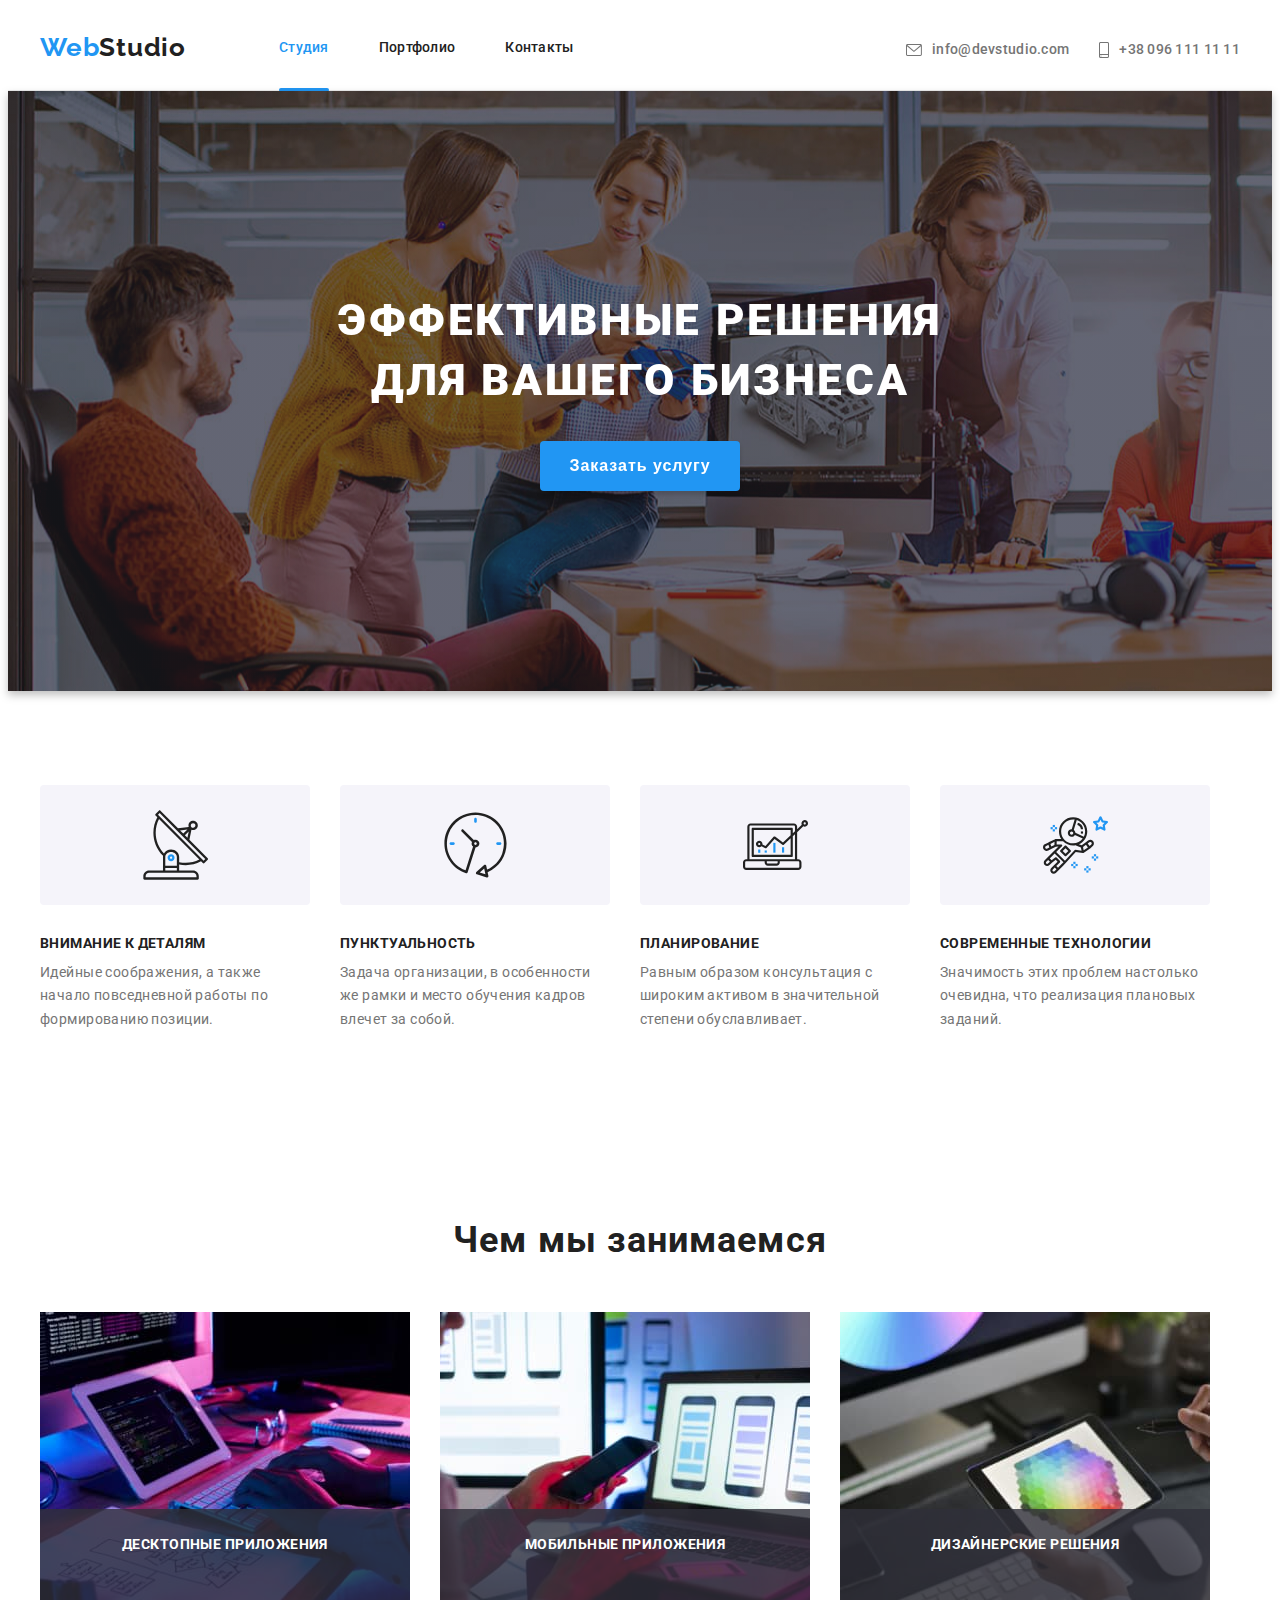
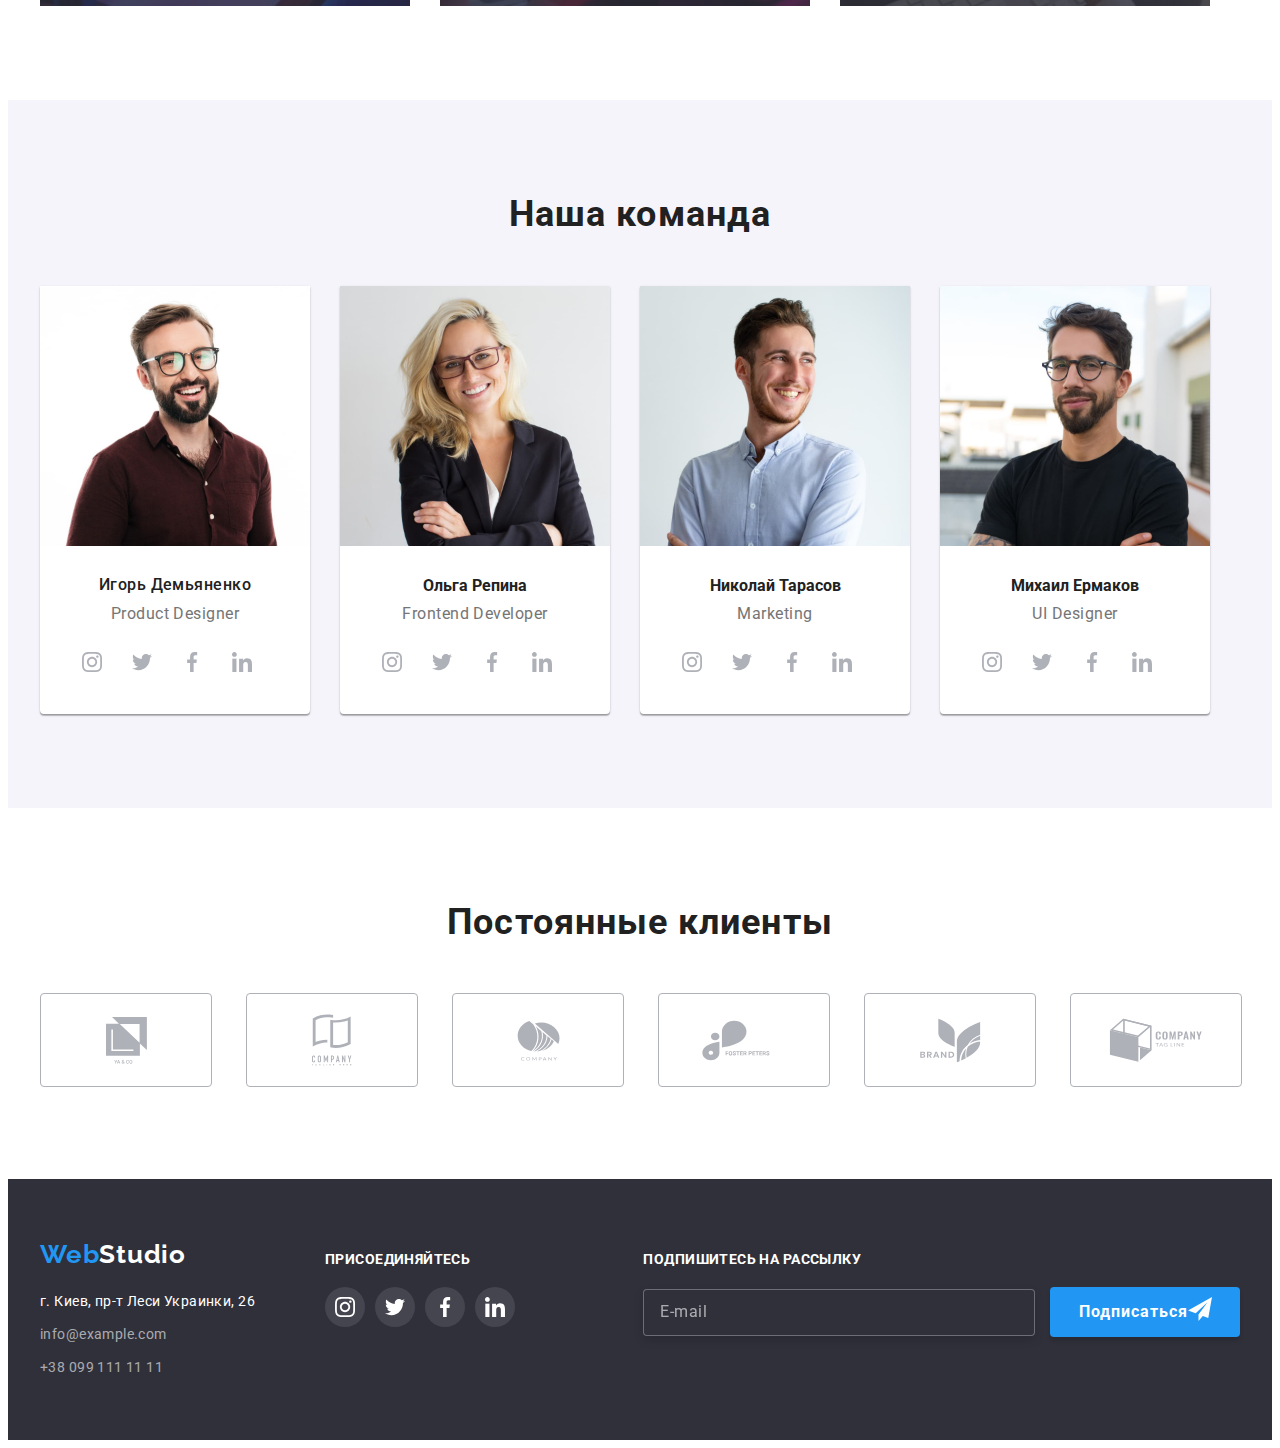
<file: index.html>
<!DOCTYPE html>
<html lang="ru">
  <head>
    <meta charset="UTF-8" />
    <meta http-equiv="X-UA-Compatible" content="IE=edge" />
    <meta name="viewport" content="width=device-width, initial-scale=1.0" />
    <title>WebStudio - еффективные решения для вашего бизнеса</title>

    <link
      rel="stylesheet"
      href="https://cdnjs.cloudflare.com/ajax/libs/modern-normalize/1.1.0/modern-normalize.min.css"
      integrity="sha512-wpPYUAdjBVSE4KJnH1VR1HeZfpl1ub8YT/NKx4PuQ5NmX2tKuGu6U/JRp5y+Y8XG2tV+wKQpNHVUX03MfMFn9Q=="
      crossorigin="anonymous"
      referrerpolicy="no-referrer"
    />
    <link rel="preconnect" href="https://fonts.gstatic.com" />
    <link
      href="https://fonts.googleapis.com/css2?family=Raleway:wght@700&family=Roboto:wght@400;500;700;900&display=swap"
      rel="stylesheet"
    />
    <link
      rel="stylesheet"
      href="https://cdnjs.cloudflare.com/ajax/libs/animate.css/4.1.1/animate.min.css"
    />
    <link rel="stylesheet" href="./css/main.min.css" />
  </head>

  <body>
    <!--HEADER-->
    <header class="header">
      <div class="header__section container">
        <nav class="header__nav">
          <div class="header__nav-container">
            <a class="logo animate__swing" href="./">
              <span class="logo__left-side" lang="en">Web</span>Studio</a
            >
            <div class="header__menu-section">
              <ul class="header__menu">
                <li class="header__menu-item">
                  <a class="header__menu-link current" href="./">Студия</a>
                </li>
                <li class="header__menu-item">
                  <a class="header__menu-link" href="./portfolio.html"
                    >Портфолио</a
                  >
                </li>
                <li class="header__menu-item">
                  <a class="header__menu-link" href="">Контакты</a>
                </li>
              </ul>
            </div>
          </div>
        </nav>
        <ul class="info">
          <li class="info__point">
            <a class="mail link" href="mailto:info@devstudio.com">
              <svg class="info__icon" width="16" height="12">
                <use href="./images/icons.svg#icon-envelope"></use>
              </svg>
              info@devstudio.com
            </a>
          </li>
          <li class="info__point">
            <a class="tel link" href="tel:+380961111111">
              <svg class="info__icon" width="10" height="16">
                <use href="./images/icons.svg#icon-smartphone"></use>
              </svg>
              +38 096 111 11 11
            </a>
          </li>
        </ul>
      </div>
    </header>

    <main>
      <!--HERO-->
      <section class="hero">
        <div class="hero__section container">
          <h1 class="hero__header">
            Эффективные решения<br />
            для вашего бизнеса
          </h1>
          <button class="hero__button" type="button" data-modal-open>
            Заказать услугу
          </button>
        </div>
      </section>

      <!--OUR QUALITIES-->
      <section class="qualities section">
        <div class="qualities-section container">
          <h2 hidden>Наши качества</h2>
          <ul class="qualities__list">
            <li class="qualities__point">
              <div class="qualities__icon-box">
                <svg class="qualities__icon" width="65" height="70">
                  <use href="./images/icons.svg#icon-antenna"></use>
                </svg>
              </div>
              <h3 class="qualities__name">Внимание к деталям</h3>
              <p class="qualities__description">
                Идейные соображения, а также начало повседневной работы по
                формированию позиции.
              </p>
            </li>
            <li class="qualities__point">
              <div class="qualities__icon-box">
                <svg class="qualities__icon" width="65" height="70">
                  <use href="./images/icons.svg#icon-clock"></use>
                </svg>
              </div>
              <h3 class="qualities__name">Пунктуальность</h3>
              <p class="qualities__description">
                Задача организации, в особенности же рамки и место обучения
                кадров влечет за собой.
              </p>
            </li>
            <li class="qualities__point">
              <div class="qualities__icon-box">
                <svg class="qualities__icon" width="65" height="70">
                  <use href="./images/icons.svg#icon-diagram"></use>
                </svg>
              </div>
              <h3 class="qualities__name">Планирование</h3>
              <p class="qualities__description">
                Равным образом консультация с широким активом в значительной
                степени обуславливает.
              </p>
            </li>
            <li class="qualities__point">
              <div class="qualities__icon-box">
                <svg class="qualities__icon" width="65" height="70">
                  <use href="./images/icons.svg#icon-astronaut"></use>
                </svg>
              </div>
              <h3 class="qualities__name">Современные технологии</h3>
              <p class="qualities__description">
                Значимость этих проблем настолько очевидна, что реализация
                плановых заданий.
              </p>
            </li>
          </ul>
        </div>
      </section>

      <!--OUR-TASKS-->
      <section class="tasks section">
        <div class="tasks__container container">
          <h2 class="tasks__header">Чем мы занимаемся</h2>
          <ul class="tasks__list">
            <li class="tasks__point">
              <img
                src="./images/tasks/wrighting-code.jpg"
                alt="разработчик пишет код"
                width="370"
                height="294"
              />
              <div class="tasks__overlay-box">
                <p class="tasks__overlay">десктопные приложения</p>
              </div>
            </li>
            <li class="tasks__point">
              <img
                src="./images/tasks/testing.jpg"
                alt="сотрудник тестирует приложение"
                width="370"
                height="294"
              />
              <div class="tasks__overlay-box">
                <p class="tasks__overlay">мобильные приложения</p>
              </div>
            </li>
            <li class="tasks__point">
              <img
                src="./images/tasks/making-design.jpg"
                alt="сотрудник разрабатывает дизайн"
                width="370"
                height="294"
              />
              <div class="tasks__overlay-box">
                <p class="tasks__overlay">дизайнерские решения</p>
              </div>
            </li>
          </ul>
        </div>
      </section>

      <!--TEAM-->
      <section class="team section">
        <div class="team__section container">
          <h2 class="section-header">Наша команда</h2>
          <ul class="team__list">
            <li class="team__point">
              <img
                src="./images/staff/ihor-demyanenko.jpg"
                alt="игорь демьяненко"
                width="270"
                height="260"
              />
              <div class="team__member-box">
                <h3 class="team__member-name">Игорь Демьяненко</h3>
                <p class="team__member-profession" lang="en">
                  Product Designer
                </p>
                <ul class="social-list team_social-list">
                  <li class="social-point">
                    <a class="social-link team__social-link" href="">
                      <svg class="social-icon">
                        <use href="./images/icons.svg#icon-instagram"></use>
                      </svg>
                    </a>
                  </li>
                  <li class="social-point">
                    <a class="social-link team__social-link" href="">
                      <svg class="social-icon">
                        <use href="./images/icons.svg#icon-twitter"></use>
                      </svg>
                    </a>
                  </li>
                  <li class="social-point">
                    <a class="social-link team__social-link" href="">
                      <svg class="social-icon">
                        <use href="./images/icons.svg#icon-facebook"></use>
                      </svg>
                    </a>
                  </li>
                  <li class="social-point">
                    <a class="social-link team__social-link" href="">
                      <svg class="social-icon">
                        <use href="./images/icons.svg#icon-linkedin"></use>
                      </svg>
                    </a>
                  </li>
                </ul>
              </div>
            </li>
            <li class="team__point">
              <img
                src="./images/staff/olha-repina.jpg"
                alt="ольга репина"
                width="270"
                height="260"
              />
              <div class="team__member-box">
                <h3 class="team__member">Ольга Репина</h3>
                <p class="team__member-profession" lang="en">
                  Frontend Developer
                </p>
                <ul class="social-list team_social-list">
                  <li class="social-point">
                    <a class="social-link team__social-link" href="">
                      <svg class="social-icon">
                        <use href="./images/icons.svg#icon-instagram"></use>
                      </svg>
                    </a>
                  </li>
                  <li class="social-point">
                    <a class="social-link team__social-link" href="">
                      <svg class="social-icon">
                        <use href="./images/icons.svg#icon-twitter"></use>
                      </svg>
                    </a>
                  </li>
                  <li class="social-point">
                    <a class="social-link team__social-link" href="">
                      <svg class="social-icon">
                        <use href="./images/icons.svg#icon-facebook"></use>
                      </svg>
                    </a>
                  </li>
                  <li class="social-point">
                    <a class="social-link team__social-link" href="">
                      <svg class="social-icon">
                        <use href="./images/icons.svg#icon-linkedin"></use>
                      </svg>
                    </a>
                  </li>
                </ul>
              </div>
            </li>
            <li class="team__point">
              <img
                src="./images/staff/nicolay-tarasov.jpg"
                alt="николай тарасов"
                width="270"
                height="260"
              />
              <div class="team__member-box">
                <h3 class="team-member">Николай Тарасов</h3>
                <p class="team__member-profession" lang="en">Marketing</p>
                <ul class="social-list team_social-list">
                  <li class="social-point">
                    <a class="social-link team__social-link" href="">
                      <svg class="social-icon">
                        <use href="./images/icons.svg#icon-instagram"></use>
                      </svg>
                    </a>
                  </li>
                  <li class="social-point">
                    <a class="social-link team__social-link" href="">
                      <svg class="social-icon">
                        <use href="./images/icons.svg#icon-twitter"></use>
                      </svg>
                    </a>
                  </li>
                  <li class="social-point">
                    <a class="social-link team__social-link" href="">
                      <svg class="social-icon">
                        <use href="./images/icons.svg#icon-facebook"></use>
                      </svg>
                    </a>
                  </li>
                  <li class="social-point">
                    <a class="social-link team__social-link" href="">
                      <svg class="social-icon">
                        <use href="./images/icons.svg#icon-linkedin"></use>
                      </svg>
                    </a>
                  </li>
                </ul>
              </div>
            </li>
            <li class="team__point">
              <img
                src="./images/staff/mikhail-ermakov.jpg"
                alt="михаил ермаков"
                width="270"
                height="260"
              />
              <div class="team__member-box">
                <h3 class="team__member">Михаил Ермаков</h3>
                <p class="team__member-profession" lang="en">UI Designer</p>
                <ul class="social-list team_social-list">
                  <li class="social-point">
                    <a class="social-link team__social-link" href="">
                      <svg class="social-icon">
                        <use href="./images/icons.svg#icon-instagram"></use>
                      </svg>
                    </a>
                  </li>
                  <li class="social-point">
                    <a class="social-link team__social-link" href="">
                      <svg class="social-icon">
                        <use href="./images/icons.svg#icon-twitter"></use>
                      </svg>
                    </a>
                  </li>
                  <li class="social-point">
                    <a class="social-link team__social-link" href="">
                      <svg class="social-icon">
                        <use href="./images/icons.svg#icon-facebook"></use>
                      </svg>
                    </a>
                  </li>
                  <li class="social-point">
                    <a class="social-link team__social-link" href="">
                      <svg class="social-icon">
                        <use href="./images/icons.svg#icon-linkedin"></use>
                      </svg>
                    </a>
                  </li>
                </ul>
              </div>
            </li>
          </ul>
        </div>
      </section>
    </main>

    <!-- OUR CLIENTS -->

    <section class="clients section">
      <div class="clients__container container">
        <h2 class="section-header">Постоянные клиенты</h2>
        <ul class="clients__list">
          <li class="clients__point">
            <a class="clients__link" href="">
              <svg class="client__icon" width="41px" height="47px">
                <use href="./images/icons.svg#icon-company-ya-co"></use>
              </svg>
            </a>
          </li>
          <li class="clients__point">
            <a class="clients__link" href="">
              <svg class="clients__icon" width="40px" height="52px">
                <use href="./images/icons.svg#icon-company-pages"></use>
              </svg>
            </a>
          </li>
          <li class="clients__point">
            <a class="clients__link" href="">
              <svg class="clients__icon" width="43px" height="41px">
                <use href="./images/icons.svg#icon-company-slices"></use>
              </svg>
            </a>
          </li>
          <li class="clients__point">
            <a class="clients__link" href="">
              <svg class="clients__icon" width="84px" height="41px">
                <use href="./images/icons.svg#icon-company-foster-peters"></use>
              </svg>
            </a>
          </li>
          <li class="clients__point">
            <a class="clients__link" href="">
              <svg class="clients__icon" width="63px" height="45px">
                <use href="./images/icons.svg#icon-company-leaves"></use>
              </svg>
            </a>
          </li>
          <li class="clients__point">
            <a class="clients__link" href="">
              <svg class="clients__icon" width="94px" height="44px">
                <use href="./images/icons.svg#icon-company-box"></use>
              </svg>
            </a>
          </li>
        </ul>
      </div>
    </section>

    <!--FOOTER-->
    <footer class="footer footer-section">
      <div class="container footer__container">
        <div class="footer__address-box">
          <a class="logo footer__logo" href="./"
            ><span class="logo__left-side" lang="en">Web</span
            ><span class="logo__right-side" lang="en">Studio</span></a
          >
          <address class="footer__address">
            <ul class="footer__address-list">
              <li class="footer__address-location">
                <a
                  class="footer__location-link"
                  href="https://goo.gl/maps/LH7wRKLAsP6Fqup57"
                  target="_blank"
                  rel="noopener, noreferrer"
                  >г. Киев, пр-т Леси Украинки, 26</a
                >
              </li>
              <li>
                <a class="footer__contacts" href="mailto:info@example.com"
                  >info@example.com</a
                >
              </li>
              <li>
                <a class="footer__contacts" href="tel:+380991111111"
                  >+38 099 111 11 11</a
                >
              </li>
            </ul>
          </address>
        </div>
        <div class="footer__social-box">
          <p class="footer__social-p">Присоединяйтесь</p>
          <ul class="footer__social-list">
            <li class="social-point">
              <a class="social-link footer__social-link" href="">
                <svg class="social-icon">
                  <use href="./images/icons.svg#icon-instagram"></use>
                </svg>
              </a>
            </li>
            <li class="social-point">
              <a class="social-link footer__social-link" href="">
                <svg class="social-icon">
                  <use href="./images/icons.svg#icon-twitter"></use>
                </svg>
              </a>
            </li>
            <li class="social-point">
              <a class="social-link footer__social-link" href="">
                <svg class="social-icon">
                  <use href="./images/icons.svg#icon-facebook"></use>
                </svg>
              </a>
            </li>
            <li class="social-point">
              <a class="social-link footer__social-link" href="">
                <svg class="social-icon">
                  <use href="./images/icons.svg#icon-linkedin"></use>
                </svg>
              </a>
            </li>
          </ul>
        </div>
        <div class="footer__mailing-container">
          <p class="footer__mailing-header">Подпишитесь на рассылку</p>
          <form action="#" class="footer__mailing-form">
            <input
              class="footer__user-mail-input"
              type="email"
              placeholder="E-mail"
              validate
            />
            <button class="footer__mailing-button" type="submit">
              <span class="footer__mailing-button-wrapper">
                Подписаться
                <svg class="footer-button-mail-icon" width="24px" height="24px">
                  <use
                    href="./images/footer-send-mail-icon.svg#icon-send-mail"
                  ></use></svg
              ></span>
            </button>
          </form>
        </div>
      </div>
    </footer>

    <!-- BACKDROP И МОДАЛЬНОЕ ОКНО -->

    <div class="backdrop is-hidden" data-modal>
      <div class="modal">
        <button type="button" class="modal_close-btn" data-modal-close>
          <svg class="modal__close-icon" width="18" height="18">
            <use href="./images/modal-close-btn.svg#icon-modal-close-btn"></use>
          </svg>
        </button>

        <p class="modal-form__header">Оставьте свои данные, мы вам перезвоним</p>

        <form class="modal-form" action="#">
          <label class="modal-form__field"
            >Имя
            <span class="modal-form__input-wrapper">
              <input
                class="modal-form__input"
                type="text"
                name="user-name"
                minlength="2"
                autofocus
                required
                pattern="[a-zA-Zа-яёА-Я]+"
                title="Используйте буквы латиницы или кирилицы"
              />
              <svg class="modal-form__input-icon" width="18" height="18">
                <use
                  href="./images/modal-input-icons.svg#icon-modal-person"
                ></use>
              </svg>
            </span>
          </label>

          <label class="modal-form__field"
            >Телефон
            <span class="modal-form__input-wrapper">
              <input
                class="modal-form__input"
                type="tel"
                name="user-tel"
                pattern="[0-9]{3}-[0-9]{3}-[0-9]{2}-[0-9]{2}"
                title="093-000-00-00"
                required
                validate
              />
              <svg class="modal-form__input-icon" width="18" height="18">
                <use
                  href="./images/modal-input-icons.svg#icon-modal-phone"
                ></use>
              </svg>
            </span>
          </label>

          <label class="modal-form__field"
            >Почта
            <span class="modal-form__input-wrapper">
              <input
                class="modal-form__input"
                type="email"
                name="user-email"
                validate
              />
              <svg class="modal-form__input-icon" width="18" height="18">
                <use
                  href="./images/modal-input-icons.svg#icon-modal-email"
                ></use>
              </svg>
            </span>
          </label>

          <label class="modal-form__field">Комментарий</label>
          <textarea
            class="modal-form__message"
            placeholder="Введите текст"
          ></textarea>
          <input
            class="modal-form__checkbox visually-hidden-checkbox"
            type="checkbox"
            id="accept-policy"
            required
          />
          <label class="modal-form__checkbox-label" for="accept-policy"
            >Соглашаюсь с рассылкой и принимаю&nbsp;<a
              class="modal-form__label-link"
              href=""
              >Условия договора</a
            ></label
          >
          <button class="modal-form__btn" type="submit">Отправить</button>
        </form>
      </div>
    </div>
    <script src="./js/modal.js"></script>
  </body>
</html>
</file>
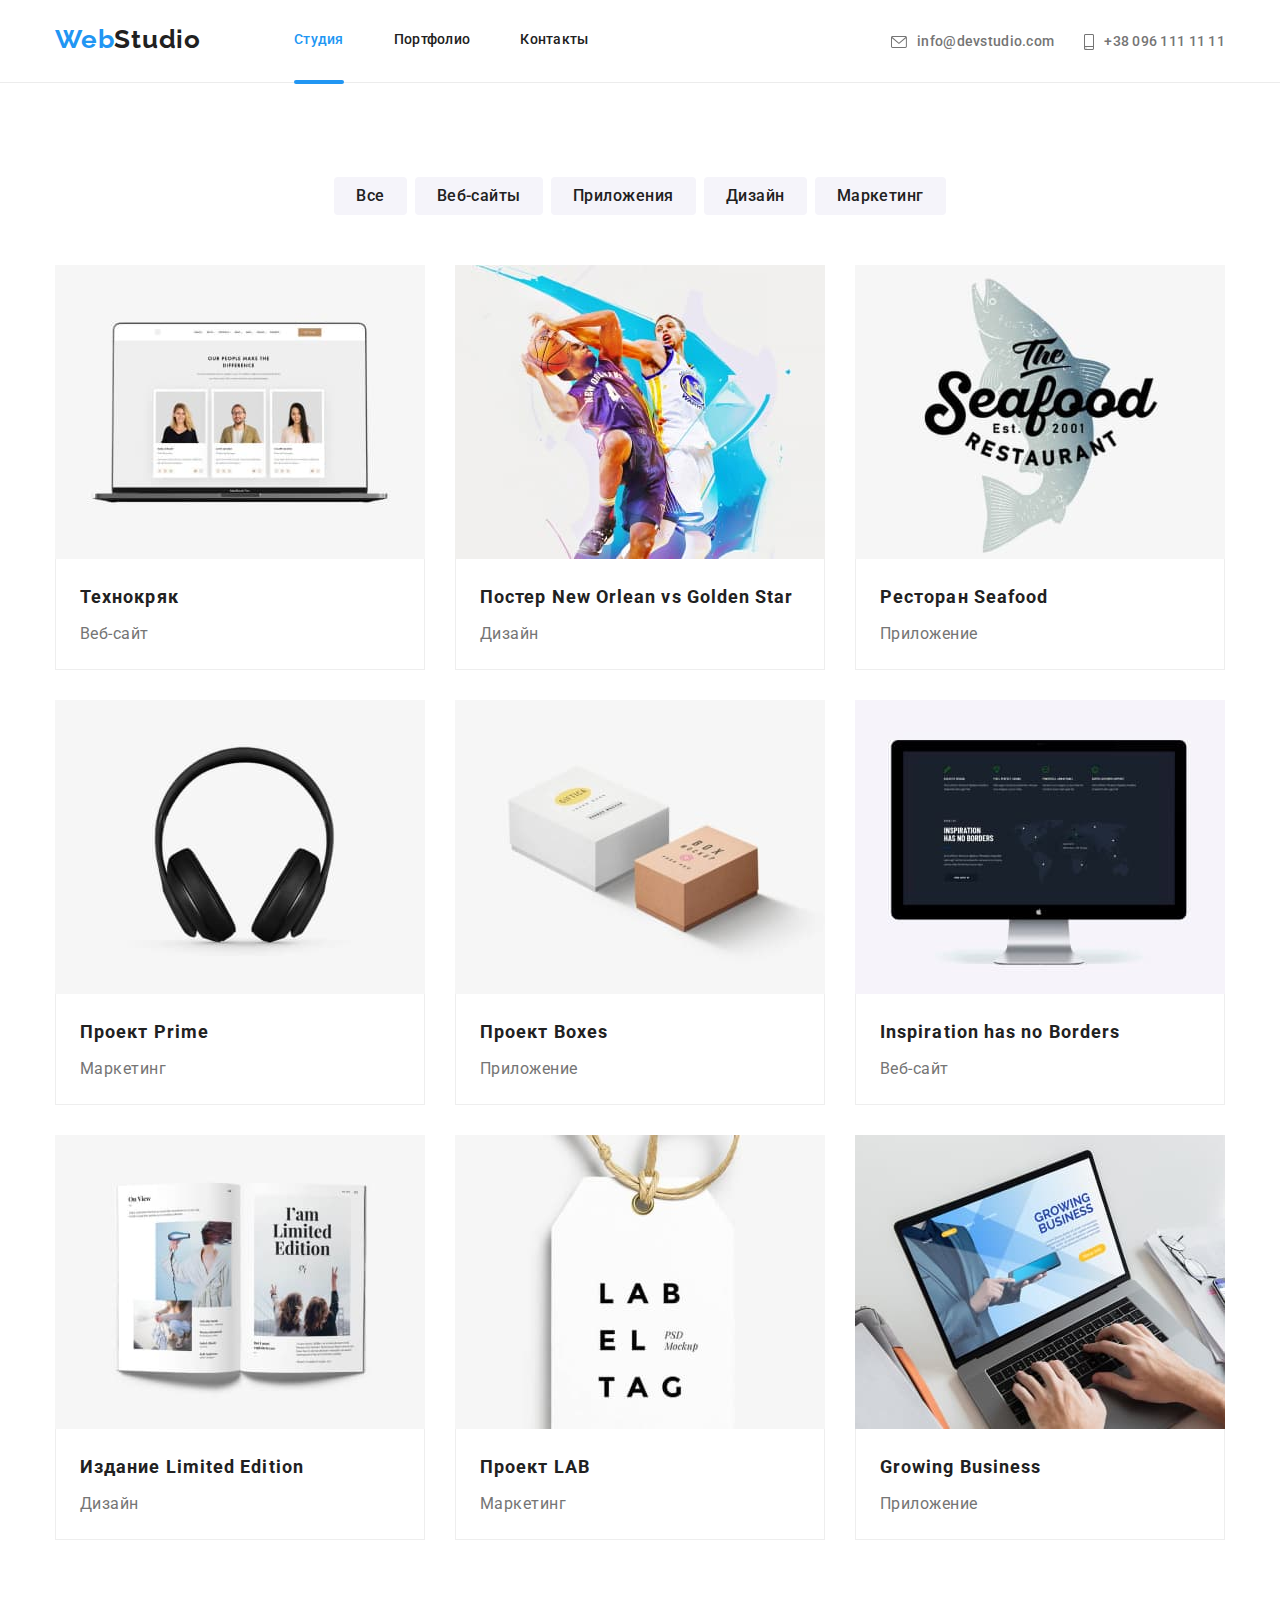
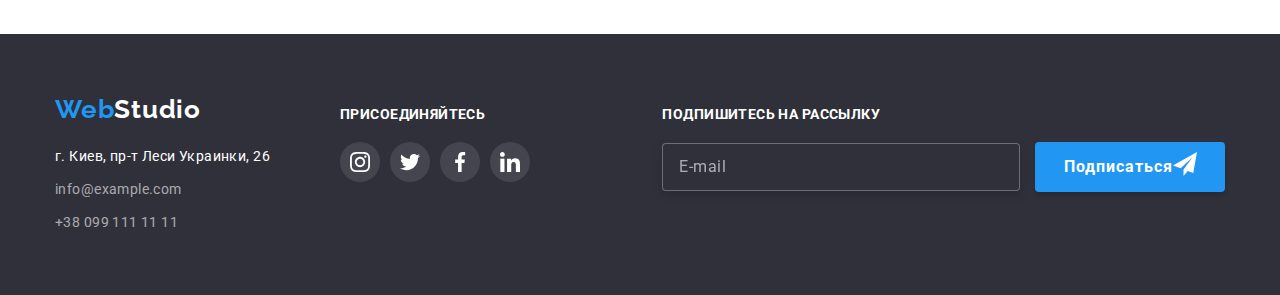
<file: portfolio.html>
<!DOCTYPE html>
<html lang="ru">
  <head>
    <meta charset="UTF-8" />
    <meta http-equiv="X-UA-Compatible" content="IE=edge" />
    <meta name="viewport" content="width=device-width, initial-scale=1.0" />
    <title>WebStudio - Portfolio</title>
    <link
      rel="stylesheet"
      href="https://cdnjs.cloudflare.com/ajax/libs/modern-normalize/1.1.0/modern-normalize.css"
      integrity="sha512-Y0MM+V6ymRKN2zStTqzQ227DWhhp4Mzdo6gnlRnuaNCbc+YN/ZH0sBCLTM4M0oSy9c9VKiCvd4Jk44aCLrNS5Q=="
      crossorigin="anonymous"
      referrerpolicy="no-referrer"
    />
    <link rel="preconnect" href="https://fonts.gstatic.com" />
    <link
      href="https://fonts.googleapis.com/css2?family=Raleway:wght@700&family=Roboto:wght@400;500;700;900&display=swap"
      rel="stylesheet"
    />
    <link
      rel="stylesheet"
      href="https://cdnjs.cloudflare.com/ajax/libs/animate.css/4.1.1/animate.min.css"
    />
    <link rel="stylesheet" href="./css/main.min.css" />
  </head>

  <body>
    <!--HEADER-->
    <header class="header">
      <div class="header__section container">
        <nav class="header__nav">
          <div class="header__nav-container">
            <a class="logo animate__swing" href="./">
              <span class="logo__left-side" lang="en">Web</span>Studio</a>
            <div class="header__menu-section">
              <ul class="header__menu">
                <li class="header__menu-item">
                  <a class="header__menu-link current" href="./">Студия</a>
                </li>
                <li class="header__menu-item">
                  <a class="header__menu-link" href="./portfolio.html">Портфолио</a>
                </li>
                <li class="header__menu-item">
                  <a class="header__menu-link" href="">Контакты</a>
                </li>
              </ul>
            </div>
          </div>
        </nav>
        <ul class="info">
          <li class="info__point">
            <a class="mail link" href="mailto:info@devstudio.com">
              <svg class="info__icon" width="16" height="12">
                <use href="./images/icons.svg#icon-envelope"></use>
              </svg>
              info@devstudio.com
            </a>
          </li>
          <li class="info__point">
            <a class="tel link" href="tel:+380961111111">
              <svg class="info__icon" width="10" height="16">
                <use href="./images/icons.svg#icon-smartphone"></use>
              </svg>
              +38 096 111 11 11
            </a>
          </li>
        </ul>
      </div>
    </header>

    <main>
      <div class="portfolio-section section">
        <div class="portfolio-container container">
          <h1 class="visually-hidden">Галерея проектов</h1>

          <!-- КНОПКИ ФИЛЬТРА ПРОЕКТОВ ПОРТФОЛИО-->

          <ul class="filter_section">
            <li class="filter_point">
              <button class="filter_button" type="button">Все</button>
            </li>
            <li class="filter_point">
              <button class="filter_button" type="button">Веб-сайты</button>
            </li>
            <li class="filter_point">
              <button class="filter_button" type="button">Приложения</button>
            </li>
            <li class="filter_point">
              <button class="filter_button" type="button">Дизайн</button>
            </li>
            <li class="filter_point">
              <button class="filter_button" type="button">Маркетинг</button>
            </li>
          </ul>

          <!--СПИСОК ПРОЕКТОВ ПОРТФОЛИО-->
          <div class="portfolio">
            <ul class="portfolio-list">
              <li class="portfolio-point">
                <a class="portfolio-project-link" href="">
                  <div class="portfolio-img-box">
                    <img
                      src="./images/portfolio/project-technokryak.jpg"
                      alt="проэкт технокряк"
                      width="370"
                      height="294"
                      class="portfolio-img"
                    />
                    <p class="portfolio-overlay">
                      Технокряк это современная площадка распространения
                      коронавируса. Компании используют эту платформу для
                      цифрового шпионажа и атак на защищённые сервера
                      конкурентов.
                    </p>
                  </div>
                  <div class="project-info">
                    <h2 class="portfolio-project">Технокряк</h2>
                    <p class="project-description">Веб-сайт</p>
                  </div>
                </a>
              </li>
              <li class="portfolio-point">
                <a class="portfolio-project-link" href="">
                  <div class="portfolio-img-box">
                    <img
                      src="./images/portfolio/new-orleans-and-golden-star.jpg"
                      alt="проэкт постера"
                      width="370"
                      height="294"
                      class="portfolio-img"
                    />
                    <p class="portfolio-overlay">
                      Технокряк это современная площадка распространения
                      коронавируса. Компании используют эту платформу для
                      цифрового шпионажа и атак на защищённые сервера
                      конкурентов.
                    </p>
                  </div>
                  <div class="project-info">
                    <h2 class="portfolio-project">
                      Постер New Orlean vs Golden Star
                    </h2>
                    <p class="project-description">Дизайн</p>
                  </div>
                </a>
              </li>
              <li class="portfolio-point">
                <a class="portfolio-project-link" href="">
                  <div class="portfolio-img-box">
                    <img
                      src="./images/portfolio/seafood-restaurant.jpg"
                      alt="рыбный ресторан"
                      width="370"
                      height="294"
                      class="portfolio-img"
                    />
                    <p class="portfolio-overlay">
                      Технокряк это современная площадка распространения
                      коронавируса. Компании используют эту платформу для
                      цифрового шпионажа и атак на защищённые сервера
                      конкурентов.
                    </p>
                  </div>

                  <div class="project-info">
                    <h2 class="portfolio-project">Ресторан Seafood</h2>
                    <p class="project-description">Приложение</p>
                  </div>
                </a>
              </li>
              <li class="portfolio-point">
                <a class="portfolio-project-link" href="">
                  <div class="portfolio-img-box">
                    <img
                      src="./images/portfolio/project-prime.jpg"
                      alt="маркетинговый проект"
                      width="370"
                      height="294"
                      class="portfolio-img"
                    />
                    <p class="portfolio-overlay">
                      Технокряк это современная площадка распространения
                      коронавируса. Компании используют эту платформу для
                      цифрового шпионажа и атак на защищённые сервера
                      конкурентов.
                    </p>
                  </div>

                  <div class="project-info">
                    <h2 class="portfolio-project">Проект Prime</h2>
                    <p class="project-description">Маркетинг</p>
                  </div>
                </a>
              </li>
              <li class="portfolio-point">
                <a class="portfolio-project-link" href="">
                  <div class="portfolio-img-box">
                    <img
                      src="./images/portfolio/project-boxes.jpg"
                      alt="проект Boxes"
                      width="370"
                      height="294"
                      class="portfolio-img"
                    />
                    <p class="portfolio-overlay">
                      Технокряк это современная площадка распространения
                      коронавируса. Компании используют эту платформу для
                      цифрового шпионажа и атак на защищённые сервера
                      конкурентов.
                    </p>
                  </div>

                  <div class="project-info">
                    <h2 class="portfolio-project">Проект Boxes</h2>
                    <p class="project-description">Приложение</p>
                  </div>
                </a>
              </li>
              <li class="portfolio-point">
                <a class="portfolio-project-link" href="">
                  <div class="portfolio-img-box">
                    <img
                      src="./images/portfolio/project-nspiration-has-no-borders.jpg"
                      alt="веб-сайт"
                      width="370"
                      height="294"
                      class="portfolio-img"
                    />
                    <p class="portfolio-overlay">
                      Технокряк это современная площадка распространения
                      коронавируса. Компании используют эту платформу для
                      цифрового шпионажа и атак на защищённые сервера
                      конкурентов.
                    </p>
                  </div>

                  <div class="project-info">
                    <h2 class="portfolio-project">
                      Inspiration has no Borders
                    </h2>
                    <p class="project-description">Веб-сайт</p>
                  </div>
                </a>
              </li>
              <li class="portfolio-point">
                <a class="portfolio-project-link" href="">
                  <div class="portfolio-img-box">
                    <img
                      src="./images/portfolio/project-limited-edition.jpg"
                      alt="проект дизайна журнала"
                      width="370"
                      height="294"
                      class="portfolio-img"
                    />
                    <p class="portfolio-overlay">
                      Технокряк это современная площадка распространения
                      коронавируса. Компании используют эту платформу для
                      цифрового шпионажа и атак на защищённые сервера
                      конкурентов.
                    </p>
                  </div>

                  <div class="project-info">
                    <h2 class="portfolio-project">Издание Limited Edition</h2>
                    <p class="project-description">Дизайн</p>
                  </div>
                </a>
              </li>
              <li class="portfolio-point">
                <a class="portfolio-project-link" href="">
                  <div class="portfolio-img-box">
                    <img
                      src="./images/portfolio/project-lab.jpg"
                      alt="проект LAB"
                      width="370"
                      height="294"
                      class="portfolio-img"
                    />
                    <p class="portfolio-overlay">
                      Технокряк это современная площадка распространения
                      коронавируса. Компании используют эту платформу для
                      цифрового шпионажа и атак на защищённые сервера
                      конкурентов.
                    </p>
                  </div>

                  <div class="project-info">
                    <h2 class="portfolio-project">Проект LAB</h2>
                    <p class="project-description">Маркетинг</p>
                  </div>
                </a>
              </li>
              <li class="portfolio-point">
                <a class="portfolio-project-link" href="">
                  <div class="portfolio-img-box">
                    <img
                      src="./images/portfolio/project-growing-business.jpg"
                      alt="приложение"
                      width="370"
                      height="294"
                      class="portfolio-img"
                    />
                    <p class="portfolio-overlay">
                      Технокряк это современная площадка распространения
                      коронавируса. Компании используют эту платформу для
                      цифрового шпионажа и атак на защищённые сервера
                      конкурентов.
                    </p>
                  </div>

                  <div class="project-info">
                    <h2 class="portfolio-project">Growing Business</h2>
                    <p class="project-description">Приложение</p>
                  </div>
                </a>
              </li>
            </ul>
          </div>
        </div>
      </div>
    </main>

    <!--FOOTER-->
    <footer class="footer footer-section">
      <div class="container footer__container">
        <div class="footer__address-box">
          <a class="logo footer__logo" href="./"
            ><span class="logo__left-side" lang="en">Web</span
            ><span class="logo__right-side" lang="en">Studio</span></a
          >
          <address class="footer__address">
            <ul class="footer__address-list">
              <li class="footer__address-location">
                <a
                  class="footer__location-link"
                  href="https://goo.gl/maps/LH7wRKLAsP6Fqup57"
                  target="_blank"
                  rel="noopener, noreferrer"
                  >г. Киев, пр-т Леси Украинки, 26</a
                >
              </li>
              <li>
                <a class="footer__contacts" href="mailto:info@example.com"
                  >info@example.com</a
                >
              </li>
              <li>
                <a class="footer__contacts" href="tel:+380991111111"
                  >+38 099 111 11 11</a
                >
              </li>
            </ul>
          </address>
        </div>
        <div class="footer__social-box">
          <p class="footer__social-p">Присоединяйтесь</p>
          <ul class="footer__social-list">
            <li class="social-point">
              <a class="social-link footer__social-link" href="">
                <svg class="social-icon">
                  <use href="./images/icons.svg#icon-instagram"></use>
                </svg>
              </a>
            </li>
            <li class="social-point">
              <a class="social-link footer__social-link" href="">
                <svg class="social-icon">
                  <use href="./images/icons.svg#icon-twitter"></use>
                </svg>
              </a>
            </li>
            <li class="social-point">
              <a class="social-link footer__social-link" href="">
                <svg class="social-icon">
                  <use href="./images/icons.svg#icon-facebook"></use>
                </svg>
              </a>
            </li>
            <li class="social-point">
              <a class="social-link footer__social-link" href="">
                <svg class="social-icon">
                  <use href="./images/icons.svg#icon-linkedin"></use>
                </svg>
              </a>
            </li>
          </ul>
        </div>
        <div class="footer__mailing-container">
          <p class="footer__mailing-header">Подпишитесь на рассылку</p>
          <form action="#" class="footer__mailing-form">
            <input
              class="footer__user-mail-input"
              type="email"
              placeholder="E-mail"
              validate
            />
            <button class="footer__mailing-button" type="submit">
              <span class="footer__mailing-button-wrapper">
                Подписаться
                <svg class="footer-button-mail-icon" width="24px" height="24px">
                  <use
                    href="./images/footer-send-mail-icon.svg#icon-send-mail"
                  ></use></svg
              ></span>
            </button>
          </form>
        </div>
      </div>
    </footer>
  </body>
</html>
</file>
<file: css/main.min.css>
:root{--main-font: "Roboto", sans-serif;--secondary-font: "Raleway", sans-serif;--font-weight-main: 500;--font-weight-secondary: bold;--font-weight-p: 400;--font-weight-member: 500;--font-weight-projecs-overflow: 400;--icon-fill-color: #afb1b8;--logo-icon-color-left: #2196f3;--logo-icon-color-right: #ffffff;--accent-color: #2196f3;--footer-accent-color: #ffffff;--main-font-color: #212121;--header-info-color: #757575;--hero-background-color: #c4c4c4;--hero-header-color: #ffffff;--hero-btn-color: #ffffff;--hero-btn-back-color: #2196f3;--description-color: #757575;--team-back-color: #f5f4fa;--footer-back-color: #2f303a;--location-link-color: #ffffff;--filter-accent-background-color: #2196f3;--filter-accent-font-color: #ffffff;--footer-main-color: rgba(255, 255, 255, 0.6);--font-weight-modal-label: 400;--main-duration: 250ms;--timing-function: cubic-bezier(0.4, 0, 0.2, 1)}.visually-hidden-checkbox{position:absolute !important;clip:rect(1px 1px 1px 1px);clip:rect(1px, 1px, 1px, 1px);padding:0 !important;border:0 !important;height:1px !important;width:1px !important;overflow:hidden}.visually-hidden{position:absolute;clip:rect(0 0 0 0);width:1px;height:1px;margin:-1px}h1,h2,h3,h4,h5,h6,p{margin-top:0;margin-bottom:0}ol,ul{padding-top:0;padding-bottom:0;padding-left:0;margin:0 0}img{display:block}body{font-family:var(--main-font);font-weight:var(--font-weight-main);font-size:14px;color:var(--main-font-color)}a{text-decoration:none;font-style:normal;color:var(--main-font-color)}li{list-style-type:none}.section{padding-top:94px;padding-bottom:94px}.footer-section{padding-bottom:60px}.container{margin:0 auto;width:1200px;padding-left:15px;padding-right:15px}.logo{font-family:var(--secondary-font);font-family:Raleway;font-weight:var(--font-weight-secondary);font-size:26px;line-height:1.19;letter-spacing:0.03em;color:var(--main-font-color);text-decoration:none;margin-right:93px;padding-top:24px;padding-bottom:25px;animation-duration:1000ms}.logo__left-side{color:var(--logo-icon-color-left)}.logo__right-side{color:var(--logo-icon-color-right)}.social-list{display:flex;align-items:center}.social-icon{width:20px;height:20px}.social-point{display:block;width:40px;height:40px;border-radius:50%}.social-point:not(:last-child){margin-right:10px}.social-link{display:flex;justify-content:center;align-items:center;width:100%;height:100%;border-radius:50%;transition:background-color var(--main-duration) var(--timing-function),fill var(--main-duration) var(--timing-function)}.section-header{display:inline-block;margin-bottom:50px;font-weight:var(--font-weight-secondary);font-size:36px;line-height:1.16;text-align:center;letter-spacing:0.03em;color:var(--main-font-color)}.filter_section{display:flex;justify-content:center;margin-top:0;margin-bottom:50px;margin-left:auto;margin-right:auto}.filter_point:not(:last-child){margin-right:8px}.filter_button{font-family:inherit;font-size:16px;font-weight:500;line-height:26px;text-align:center;letter-spacing:0.03em;color:var(--main-font-color);cursor:pointer;background:#f5f4fa;border:none;border-radius:4px;padding:6px 22px 6px 22px;transition:box-shadow var(--main-duration) var(--timing-function),background-color var(--main-duration) var(--timing-function),color var(--main-duration) var(--timing-function)}.filter_button:hover,.filter_button:focus{color:var(--filter-accent-font-color);background-color:var(--filter-accent-background-color);box-shadow:0px 3px 1px rgba(0,0,0,0.1),0px 1px 2px rgba(0,0,0,0.08),0px 2px 2px rgba(0,0,0,0.12)}.backdrop{position:fixed;width:100vw;height:100vh;top:0;left:0;background:rgba(0,0,0,0.2);transition:opacity var(--main-duration) var(--timing-function),visibility var(--main-duration) var(--timing-function)}.is-hidden{opacity:0;visibility:hidden;pointer-events:none}.modal{position:absolute;margin-top:0;padding-top:0;top:50%;left:50%;transform:translate(-50%, -50%);width:528px;height:581px;background:#ffffff;box-shadow:0px 1px 3px rgba(0,0,0,0.12),0px 1px 1px rgba(0,0,0,0.14),0px 2px 1px rgba(0,0,0,0.2);border-radius:4px;padding:40px}.modal_close-btn{display:flex;align-items:center;justify-content:center;position:absolute;top:8px;right:8px;border-radius:50%;border:1px solid rgba(0,0,0,0.1);background-color:transparent;cursor:pointer;padding:6px 6px;transition:fill var(--main-duration) var(--timing-function)}.modal_close-btn:hover{fill:var(--accent-color)}.modal-form{display:flex;flex-direction:column}.modal-form__header{font-family:var(--main-font);font-weight:var(--font-weight-secondary);font-size:20px;line-height:23px;text-align:center;letter-spacing:0.03em;margin-bottom:12px}.modal-form__field{font-family:var(--main-font);font-weight:var(--font-weight-modal-label);font-size:12px;line-height:14px;letter-spacing:0.01em;color:#757575;margin-bottom:10px}.modal-form__input-wrapper{display:block;position:relative;margin-top:4px}.modal-form__input{border:1px solid rgba(33,33,33,0.2);border-radius:4px;width:100%;height:40px;padding-left:42px;outline:none;transition:border var(--main-duration) var(--timing-function)}.modal-form__input:hover,.modal-form__input:focus{border-color:var(--accent-color)}.modal-form__input:focus+.modal-form__input-icon,.modal-form__input:hover+.modal-form__input-icon{fill:var(--accent-color)}.modal-form__input-icon{position:absolute;top:50%;transform:translateY(-50%);left:12px;transition:fill var(--main-duration) var(--timing-function)}.modal-form__message{resize:none;width:100%;height:120px;border:1px solid rgba(33,33,33,0.2);border-radius:4px;outline:none;padding:12px 16px;transition:border var(--main-duration) var(--timing-function)}.modal-form__message:hover,.modal-form__message:focus{border-color:var(--accent-color)}.modal-form::placeholder{font-size:14px;line-height:16px;letter-spacing:0.01em;color:rgba(117,117,117,0.5)}.modal-form__checkbox-label{display:flex;align-items:center;font-family:var(--main-font);font-weight:400;font-size:14px;line-height:1.71;letter-spacing:0.03em;color:#757575;margin-top:20px}.modal-form__checkbox-label::before{display:block;content:"";background-image:url(../images/modal-checkbox/icon-checkbox.png);background-size:contain;background-repeat:no-repeat;width:16px;height:15px;border:none;margin-right:7px}.modal-form__checkbox:checked+.modal-form__checkbox-label::before{background-image:url(../images/modal-checkbox/icon-checkbox-checked.png);background-size:contain;background-repeat:no-repeat}.modal-form__label-link{text-decoration-line:underline;color:var(--accent-color)}.modal-form__btn{align-self:center;cursor:pointer;color:#ffffff;line-height:1.87;font-family:Roboto;font-weight:bold;font-size:16px;text-align:center;letter-spacing:0.06em;padding:10px 55px;margin-top:30px;background:#188ce8;box-shadow:0px 4px 4px rgba(0,0,0,0.15);border:none;border-radius:4px}.header{border-bottom:1px solid #ececec}.header__section{display:flex;margin-left:auto;margin-right:auto;align-items:baseline}.header__nav-container{display:flex;align-items:center}.header__menu-section{display:flex;width:294px}.header__menu{display:flex}.header__menu-link{position:relative;line-height:1.14;letter-spacing:0.02em;color:#212121;padding-top:32px;padding-bottom:36.5px;transition:color var(--main-duration) var(--timing-function)}.header__menu-link.current::before{position:absolute;display:block;content:"";width:100%;height:4px;bottom:0;background-color:var(--accent-color);border-radius:2px}.header__menu-link::after{position:absolute;display:block;content:"";width:100%;height:4px;bottom:0;background-color:var(--accent-color);border-radius:2px;transform:scaleX(0);transition:transform var(--main-duration) var(--timing-function)}.header__menu-link:hover::after,.header__menu-link:focus::after{transform:scaleX(1)}.header__menu-link.current{color:var(--accent-color)}.header__menu-link:hover,.header__menu-link:focus{color:var(--accent-color)}.header__menu-item:not(:last-child){margin-right:50px}.info{display:flex;margin-left:auto}.info__point:not(:last-child){margin-right:30px}.info__icon{margin-right:10px;transition:fill var(--main-duration) var(--timing-function)}.link{display:flex;align-items:center;line-height:1.14;letter-spacing:0.02em;color:var(--header-info-color);fill:var(--header-info-color);padding-top:32px;padding-bottom:32px;transition:color var(--main-duration) var(--timing-function)}.link:hover,.link:hover{color:var(--accent-color);fill:var(--accent-color)}.hero{background-image:linear-gradient(rgba(47,48,58,0.4), rgba(47,48,58,0.4)),url(../images/hero/hero-image.jpg);background-color:var(--hero-background-color);background-size:cover;filter:drop-shadow(0px 4px 4px rgba(0,0,0,0.25));max-width:1600px;margin:0 auto;padding-top:200px;padding-bottom:200px}.hero__section{display:flex;flex-direction:column;align-items:center;justify-content:center}.hero__header{display:inline-block;font-family:var(--main-font);font-weight:900;font-size:44px;line-height:1.36;margin-right:452px;margin-left:452px;margin-bottom:30px;width:696px;text-align:center;letter-spacing:0.06em;text-transform:uppercase;color:var(--hero-header-color)}.hero__button{display:inline-block;width:200px;padding-top:10px;padding-right:10px;padding-bottom:10px;padding-left:10px;border:0px;border-radius:4px;box-shadow:0px 4px 4px rgba(0,0,0,0.15);font-weight:var(--font-weight-secondary);font-size:16px;line-height:1.87;letter-spacing:0.06em;background-color:var(--hero-btn-back-color);color:var(--hero-btn-color);cursor:pointer}.qualities{display:flex}.qualities__list{display:flex}.qualities__point{display:block;width:270px}.qualities__point:not(last-child){margin-right:30px}.qualities__icon-box{display:flex;align-items:center;justify-content:center;margin-bottom:30px;border-radius:4px;width:270px;height:120px;background-color:#f5f4fa}.qualities__name{display:inline-block;margin-bottom:9px;font-size:14px;font-weight:var(--font-weight-secondary);line-height:1.14;letter-spacing:0.03em;text-transform:uppercase;color:var(--main-font-color)}.qualities__description{font-size:14px;font-weight:var(--font-weight-p);line-height:1.71;letter-spacing:0.03em;color:var(--description-color)}.tasks__container{display:flex;flex-direction:column;padding-top:0}.tasks__header{display:block;margin-left:auto;margin-right:auto;margin-bottom:50px;font-weight:var(--font-weight-secondary);font-size:36px;line-height:1.16;text-align:center;letter-spacing:0.03em;color:var(--main-font-color)}.tasks__list{display:flex}.tasks__point{display:block;position:relative;width:370px;height:294px}.tasks__point:not(:last-child){margin-right:30px}.tasks__overlay{font-weight:bold;font-size:14px;line-height:16px;text-align:center;letter-spacing:0.03em;text-transform:uppercase;color:#ffffff}.tasks__overlay-box{position:absolute;bottom:0;width:370px;height:70px;padding-top:27px;background-color:rgba(47,48,58,0.8)}.team{background:var(--team-back-color)}.team__section{display:flex;flex-direction:column}.team__list{display:flex}.team__point{display:block;box-shadow:0px 1px 3px rgba(0,0,0,0.12),0px 1px 1px rgba(0,0,0,0.14),0px 2px 1px rgba(0,0,0,0.2);border-radius:0px 0px 4px 4px;background-color:#ffffff}.team__point:not(last-child){margin-right:30px}.team__member-box{display:flex;flex-direction:column;align-items:center;padding-top:30px;padding-bottom:30px}.team_social-list{margin-top:16px;width:206px;height:44px}.team__social-link{background-color:transparent;fill:#afb1b8}.team__social-link:focus,.team__social-link:hover{background-color:var(--accent-color);fill:#ffffff}.team__member-name{display:inline-block;font-size:16px;font-weight:var(--font-weight-member);line-height:1.18;text-align:center;letter-spacing:0.03em}.team__member-profession{display:inline-block;margin-top:10px;font-weight:400;font-size:16px;line-height:1.18;text-align:center;letter-spacing:0.03em;color:var(--description-color)}.clients__container{display:flex;flex-direction:column}.clients__list{display:flex;justify-content:space-between}.clients__point{width:170px;height:92px}.clients__link{display:flex;justify-content:center;align-items:center;width:100%;height:100%;border:1px solid #afb1b8;border-radius:4px;fill:var(--icon-fill-color);transition:fill var(--main-duration) var(--timing-function),border-color var(--timing-function) var(--main-duration)}.clients__link:hover,.clients__link:focus{fill:var(--accent-color);border:1px solid var(--accent-color)}.footer{background-color:var(--footer-back-color)}.footer__container{display:flex}.footer__logo{width:145px;padding-top:0;padding-bottom:0;margin-right:0;margin-bottom:20px}.footer__location-link{font-weight:400;font-style:normal;line-height:1.71;letter-spacing:0.03em;color:var(--location-link-color);transition:color var(--main-duration) var(--timing-function)}.footer__location-link:hover,.footer__location-link:focus{color:var(--accent-color)}.footer__contacts{font-weight:400;line-height:1.71;letter-spacing:0.03em;color:var(--footer-main-color);transition:color var(--main-duration) var(--timing-function)}.footer__contacts:hover,.footer__contacts:focus{color:var(--footer-accent-color)}.footer__address li:not(:last-child){margin-bottom:9px;margin-right:auto}.footer__address-box{display:flex;flex-direction:column;margin-top:60px}.footer__social-box{display:flex;flex-direction:column;width:206px;height:80px;margin-top:72px;margin-left:70px}.footer__social-p{font-weight:var(--font-weight-secondary);font-size:14px;line-height:16px;letter-spacing:0.03em;text-transform:uppercase;color:#ffffff}.footer__social-list{display:flex;margin-top:20px}.footer__social-link{background-color:rgba(255,255,255,0.1);fill:#ffffff}.footer__mailing-container{display:flex;flex-direction:column;margin-left:auto;margin-top:72px}.footer__mailing-header{font-family:var(--main-font);font-weight:var(--font-weight-secondary);font-size:14px;line-height:16px;letter-spacing:0.03em;text-transform:uppercase;color:#ffffff;margin-bottom:20px}.footer__user-mail-input{color:#ffffff;padding:15px 16px;width:358px;border:1px solid rgba(255,255,255,0.3);filter:drop-shadow(0px 4px 4px rgba(0,0,0,0.15));border-radius:4px;background-color:var(--footer-back-color);outline:none}.footer__user-mail-input::placeholder{font-family:var(--main-font);font-weight:var(--font-weight-p);font-size:16px;line-height:1.25;letter-spacing:0.03em;color:rgba(255,255,255,0.6)}.footer__user-mail-input:hover,.footer__user-mail-input:focus{border-color:var(--accent-color)}.footer__mailing-button-wrapper{display:flex}.footer__mailing-button{color:#ffffff;font-family:var(--main-font);font-weight:var(--font-weight-secondary);font-size:16px;line-height:1.87;letter-spacing:0.06em;background:#2196f3;box-shadow:0px 4px 4px rgba(0,0,0,0.15);border-radius:4px;border:none;padding-top:10px;padding-bottom:10px;padding-left:29px;padding-right:28px;margin-left:12px;cursor:pointer}.footer__mailing-button-icon{margin-left:10px}.portfolio-list{display:flex;flex-wrap:wrap;justify-content:center}.portfolio-point{display:flex;flex-direction:column;align-items:center;width:370px;transition:box-shadow 250ms linear}.portfolio-point:hover{box-shadow:0px 1px 1px rgba(0,0,0,0.12),0px 4px 4px rgba(0,0,0,0.06),1px 4px 6px rgba(0,0,0,0.16)}.portfolio-point:not(:nth-child(3n+3)){margin-right:30px}.portfolio-point:nth-last-child(n+4){margin-bottom:30px}.project-info{padding:20px 24px;border-right:1px solid #eeeeee;border-bottom:1px solid #eeeeee;border-left:1px solid #eeeeee}.portfolio-project{margin-bottom:4px;font-weight:var(--font-weight-secondary);font-size:18px;line-height:2;letter-spacing:0.06em;color:var(--main-font-color)}.project-description{font-weight:400;font-size:16px;line-height:1.87;letter-spacing:0.03em;color:var(--description-color)}.portfolio-img-box{position:relative;overflow:hidden}.portfolio-overlay{display:block;position:absolute;top:0;left:0;width:100%;height:100%;padding:63px 24px;font-weight:var(--font-weight-projecs-overflow);background:rgba(33,150,243,0.9);font-size:18px;line-height:1.56;letter-spacing:0.03em;color:#ffffff;transform:translateY(101%);transition-duration:250ms}.portfolio-project-link:hover .portfolio-overlay,.portfolio-project-link:focus .portfolio-overlay{transform:translateY(0%);animation-timing-function:var(--timing-function)}
/*# sourceMappingURL=main.min.css.map */
</file>
